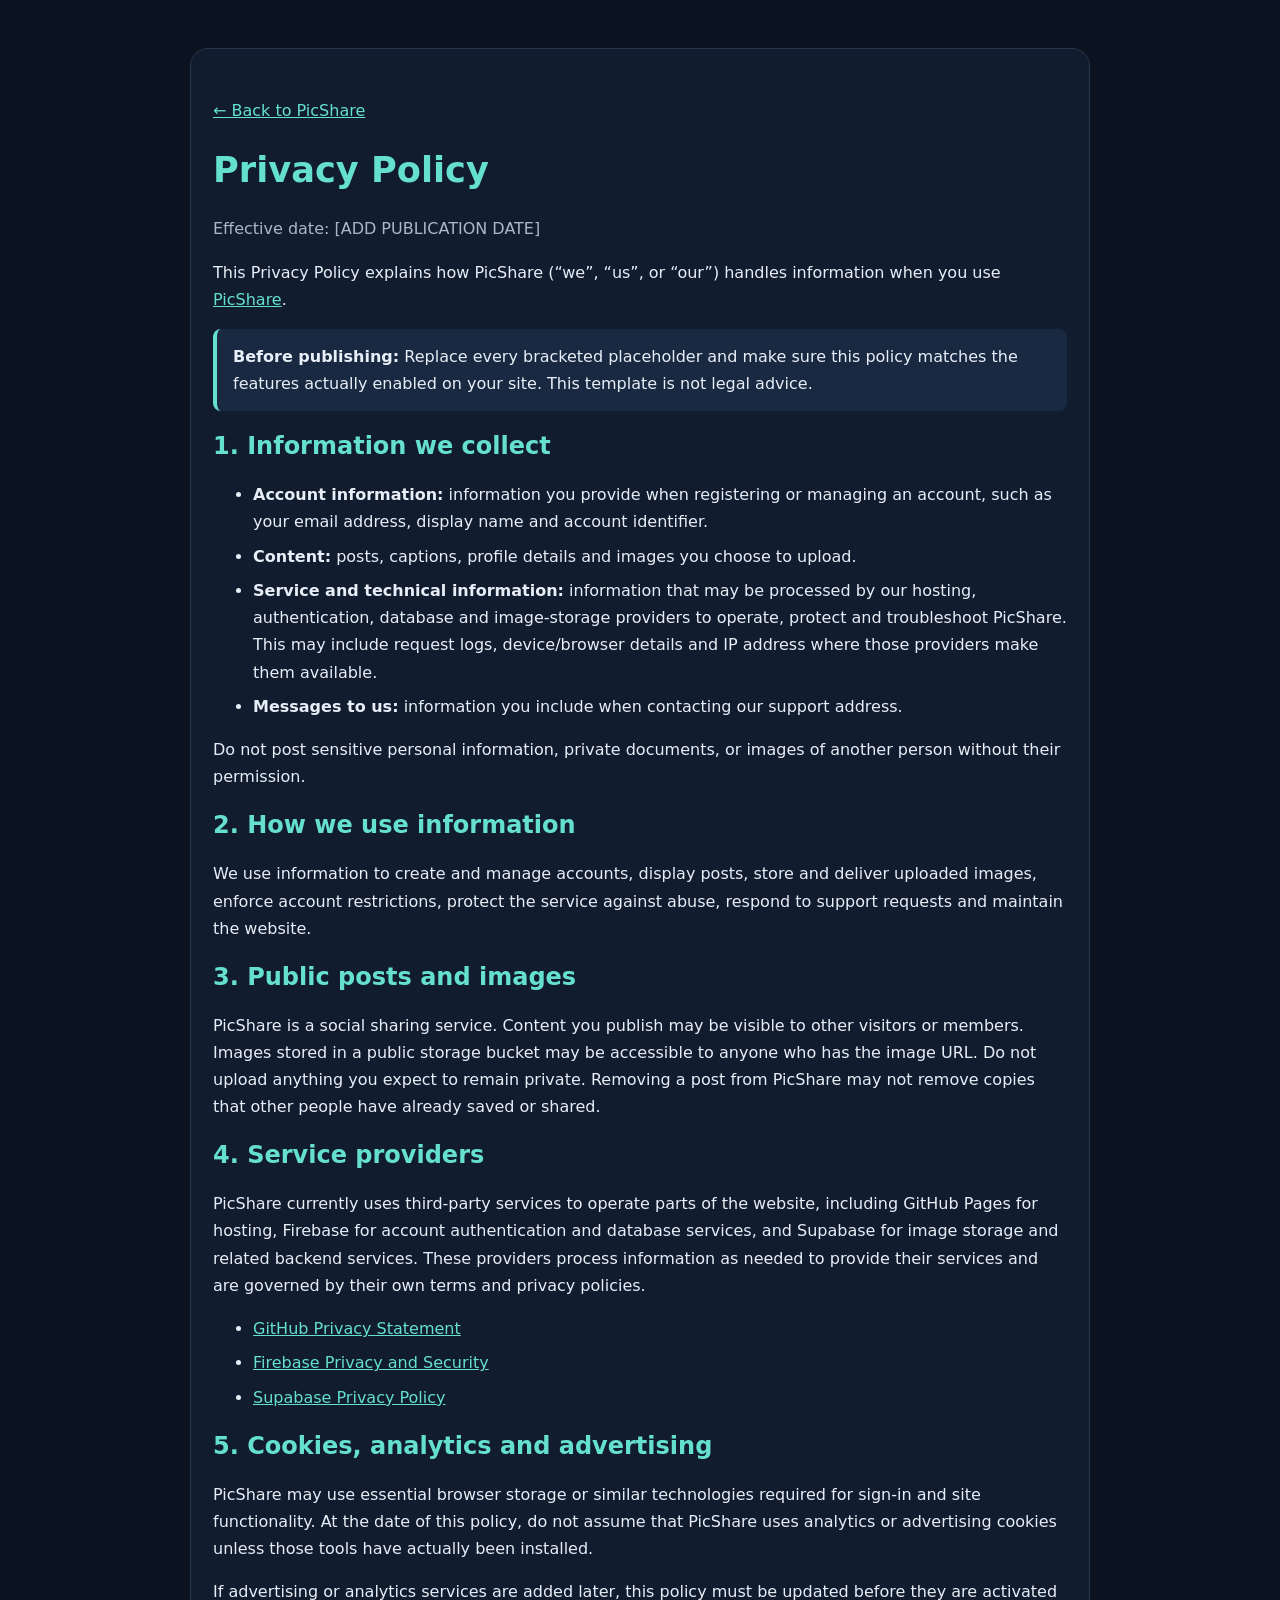
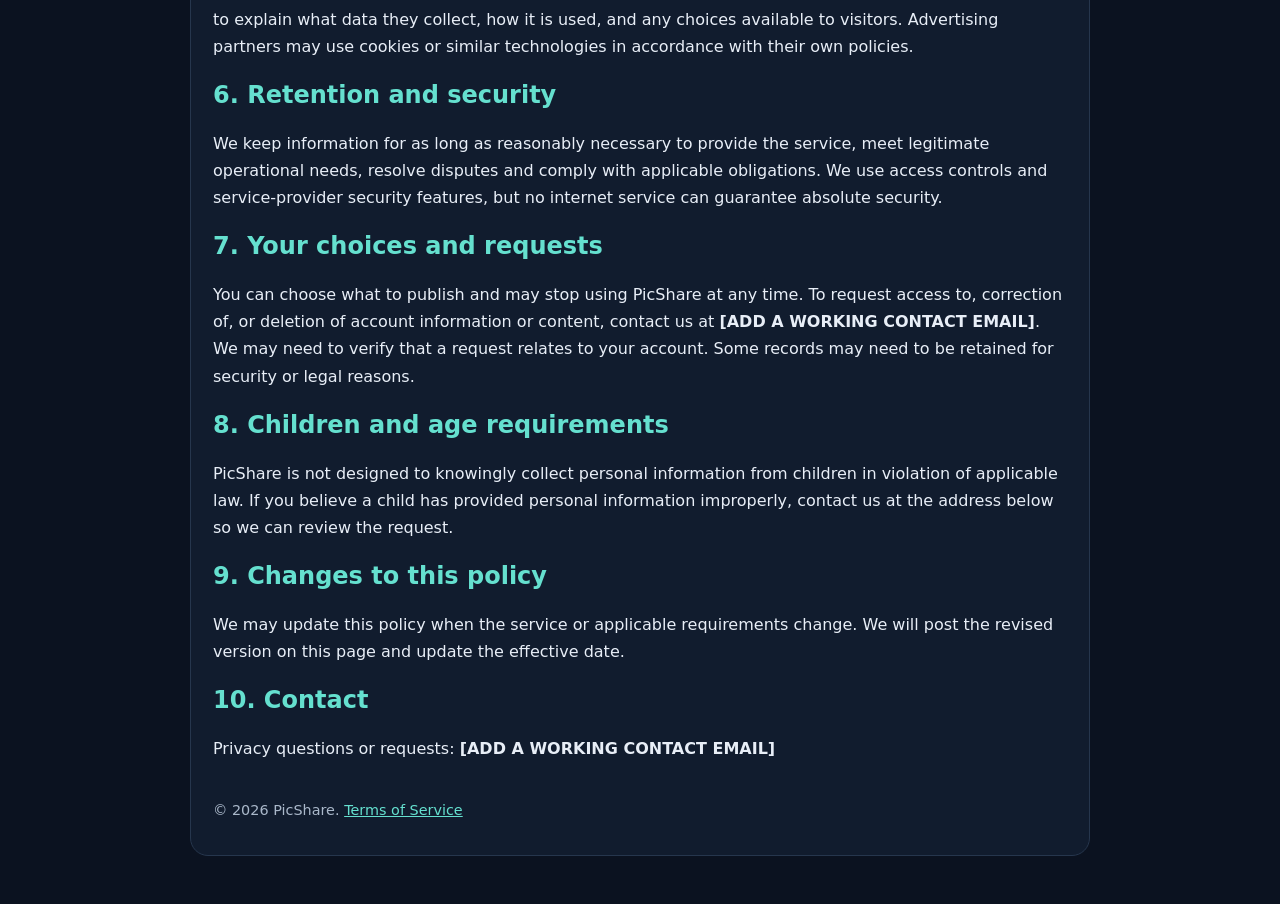
<file: privacy.html>
<!doctype html>
<html lang="en">
<head>
  <meta charset="utf-8">
  <meta name="viewport" content="width=device-width, initial-scale=1">
  <title>Privacy Policy | PicShare</title>
  <style>
    :root{color-scheme:dark}*{box-sizing:border-box}body{margin:0;background:#0b1220;color:#e8eef7;font:16px/1.7 system-ui,-apple-system,Segoe UI,sans-serif}
    main{max-width:900px;margin:48px auto;padding:32px 22px;background:#111c2e;border:1px solid #26364d;border-radius:18px}
    h1,h2{color:#65e0cf;line-height:1.25}h1{font-size:2.2rem}a{color:#65e0cf}li{margin:.45rem 0}.note{padding:14px 16px;background:#192941;border-left:4px solid #65e0cf;border-radius:8px}
    .muted{color:#aab8ca}footer{margin-top:36px;color:#aab8ca;font-size:.9rem}
  </style>
</head>
<body><main>
  <p><a href="index.html">← Back to PicShare</a></p>
  <h1>Privacy Policy</h1>
  <p class="muted">Effective date: [ADD PUBLICATION DATE]</p>
  <p>This Privacy Policy explains how PicShare (“we”, “us”, or “our”) handles information when you use <a href="https://balthazar-cyber.github.io/picshare-website/">PicShare</a>.</p>
  <div class="note"><strong>Before publishing:</strong> Replace every bracketed placeholder and make sure this policy matches the features actually enabled on your site. This template is not legal advice.</div>

  <h2>1. Information we collect</h2>
  <ul>
    <li><strong>Account information:</strong> information you provide when registering or managing an account, such as your email address, display name and account identifier.</li>
    <li><strong>Content:</strong> posts, captions, profile details and images you choose to upload.</li>
    <li><strong>Service and technical information:</strong> information that may be processed by our hosting, authentication, database and image-storage providers to operate, protect and troubleshoot PicShare. This may include request logs, device/browser details and IP address where those providers make them available.</li>
    <li><strong>Messages to us:</strong> information you include when contacting our support address.</li>
  </ul>
  <p>Do not post sensitive personal information, private documents, or images of another person without their permission.</p>

  <h2>2. How we use information</h2>
  <p>We use information to create and manage accounts, display posts, store and deliver uploaded images, enforce account restrictions, protect the service against abuse, respond to support requests and maintain the website.</p>

  <h2>3. Public posts and images</h2>
  <p>PicShare is a social sharing service. Content you publish may be visible to other visitors or members. Images stored in a public storage bucket may be accessible to anyone who has the image URL. Do not upload anything you expect to remain private. Removing a post from PicShare may not remove copies that other people have already saved or shared.</p>

  <h2>4. Service providers</h2>
  <p>PicShare currently uses third-party services to operate parts of the website, including GitHub Pages for hosting, Firebase for account authentication and database services, and Supabase for image storage and related backend services. These providers process information as needed to provide their services and are governed by their own terms and privacy policies.</p>
  <ul>
    <li><a href="https://docs.github.com/en/site-policy/privacy-policies/github-privacy-statement">GitHub Privacy Statement</a></li>
    <li><a href="https://firebase.google.com/support/privacy">Firebase Privacy and Security</a></li>
    <li><a href="https://supabase.com/privacy">Supabase Privacy Policy</a></li>
  </ul>

  <h2>5. Cookies, analytics and advertising</h2>
  <p>PicShare may use essential browser storage or similar technologies required for sign-in and site functionality. At the date of this policy, do not assume that PicShare uses analytics or advertising cookies unless those tools have actually been installed.</p>
  <p>If advertising or analytics services are added later, this policy must be updated before they are activated to explain what data they collect, how it is used, and any choices available to visitors. Advertising partners may use cookies or similar technologies in accordance with their own policies.</p>

  <h2>6. Retention and security</h2>
  <p>We keep information for as long as reasonably necessary to provide the service, meet legitimate operational needs, resolve disputes and comply with applicable obligations. We use access controls and service-provider security features, but no internet service can guarantee absolute security.</p>

  <h2>7. Your choices and requests</h2>
  <p>You can choose what to publish and may stop using PicShare at any time. To request access to, correction of, or deletion of account information or content, contact us at <strong>[ADD A WORKING CONTACT EMAIL]</strong>. We may need to verify that a request relates to your account. Some records may need to be retained for security or legal reasons.</p>

  <h2>8. Children and age requirements</h2>
  <p>PicShare is not designed to knowingly collect personal information from children in violation of applicable law. If you believe a child has provided personal information improperly, contact us at the address below so we can review the request.</p>

  <h2>9. Changes to this policy</h2>
  <p>We may update this policy when the service or applicable requirements change. We will post the revised version on this page and update the effective date.</p>

  <h2>10. Contact</h2>
  <p>Privacy questions or requests: <strong>[ADD A WORKING CONTACT EMAIL]</strong></p>
  <footer>© <span id="year"></span> PicShare. <a href="terms.html">Terms of Service</a></footer>
</main><script>document.getElementById('year').textContent=new Date().getFullYear()</script></body></html>
</file>
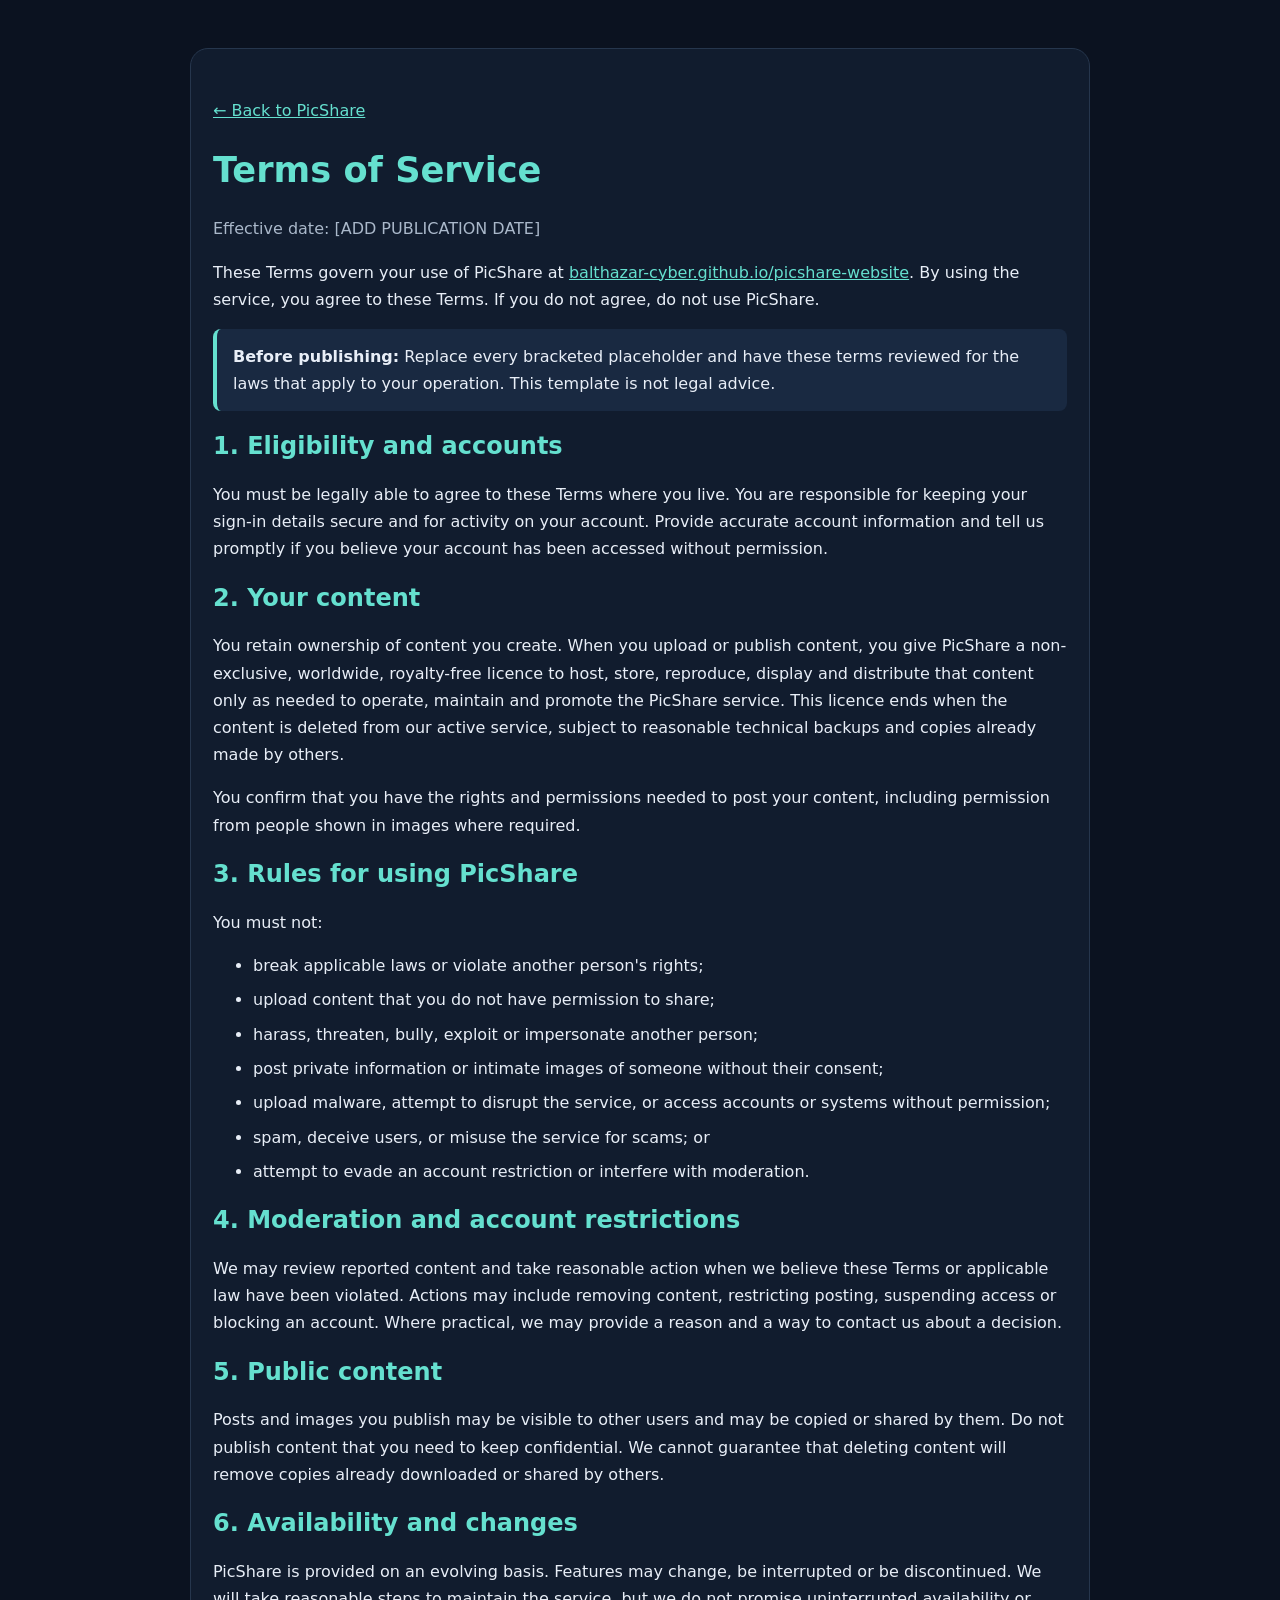
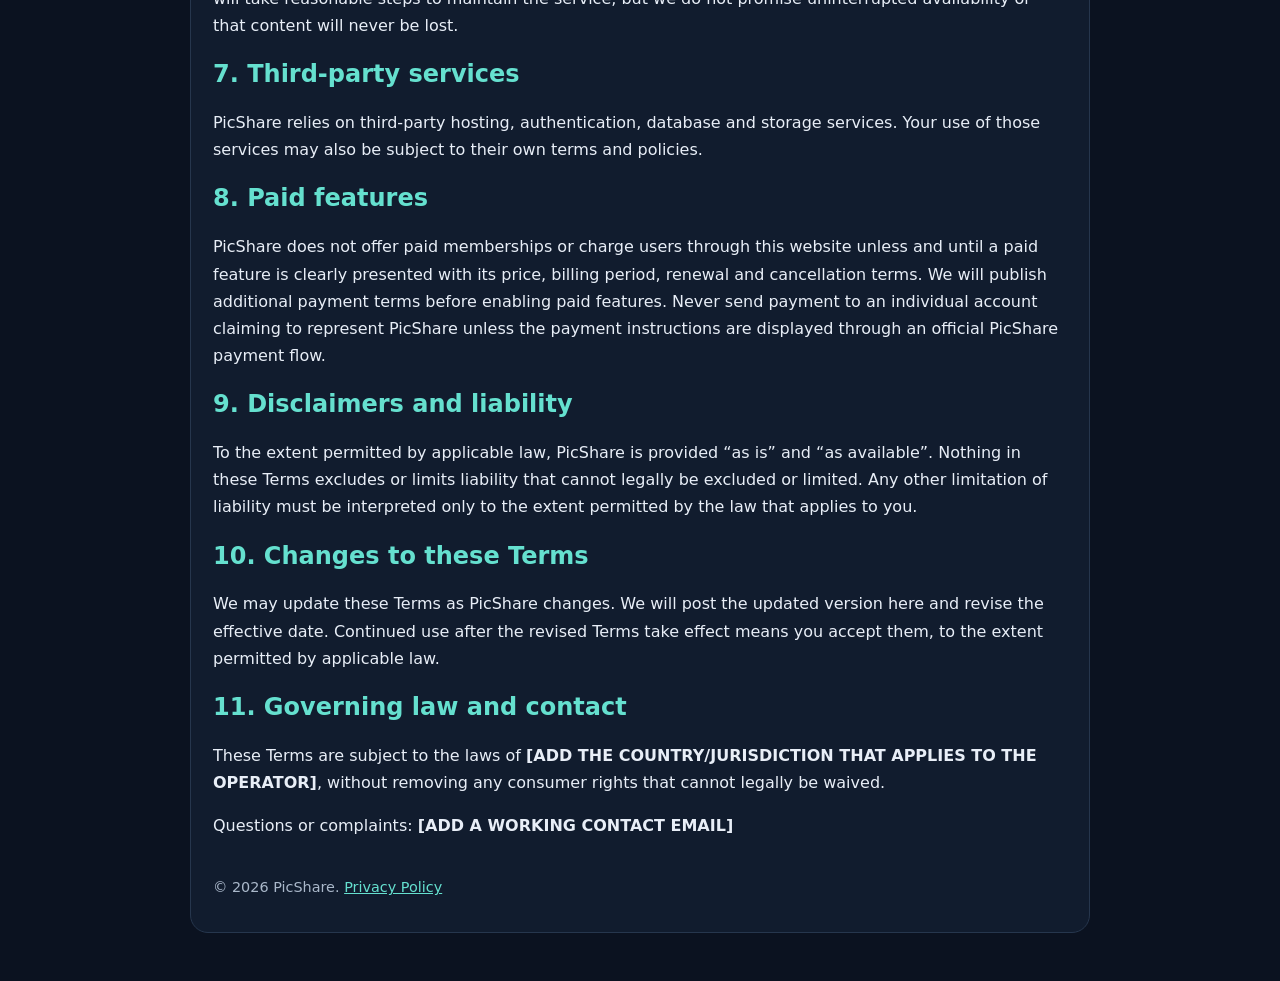
<file: terms.html>
<!doctype html>
<html lang="en">
<head>
  <meta charset="utf-8">
  <meta name="viewport" content="width=device-width, initial-scale=1">
  <title>Terms of Service | PicShare</title>
  <style>
    :root{color-scheme:dark}*{box-sizing:border-box}body{margin:0;background:#0b1220;color:#e8eef7;font:16px/1.7 system-ui,-apple-system,Segoe UI,sans-serif}
    main{max-width:900px;margin:48px auto;padding:32px 22px;background:#111c2e;border:1px solid #26364d;border-radius:18px}
    h1,h2{color:#65e0cf;line-height:1.25}h1{font-size:2.2rem}a{color:#65e0cf}li{margin:.45rem 0}.note{padding:14px 16px;background:#192941;border-left:4px solid #65e0cf;border-radius:8px}
    .muted{color:#aab8ca}footer{margin-top:36px;color:#aab8ca;font-size:.9rem}
  </style>
</head>
<body><main>
  <p><a href="index.html">← Back to PicShare</a></p>
  <h1>Terms of Service</h1>
  <p class="muted">Effective date: [ADD PUBLICATION DATE]</p>
  <p>These Terms govern your use of PicShare at <a href="https://balthazar-cyber.github.io/picshare-website/">balthazar-cyber.github.io/picshare-website</a>. By using the service, you agree to these Terms. If you do not agree, do not use PicShare.</p>
  <div class="note"><strong>Before publishing:</strong> Replace every bracketed placeholder and have these terms reviewed for the laws that apply to your operation. This template is not legal advice.</div>

  <h2>1. Eligibility and accounts</h2>
  <p>You must be legally able to agree to these Terms where you live. You are responsible for keeping your sign-in details secure and for activity on your account. Provide accurate account information and tell us promptly if you believe your account has been accessed without permission.</p>

  <h2>2. Your content</h2>
  <p>You retain ownership of content you create. When you upload or publish content, you give PicShare a non-exclusive, worldwide, royalty-free licence to host, store, reproduce, display and distribute that content only as needed to operate, maintain and promote the PicShare service. This licence ends when the content is deleted from our active service, subject to reasonable technical backups and copies already made by others.</p>
  <p>You confirm that you have the rights and permissions needed to post your content, including permission from people shown in images where required.</p>

  <h2>3. Rules for using PicShare</h2>
  <p>You must not:</p>
  <ul>
    <li>break applicable laws or violate another person's rights;</li>
    <li>upload content that you do not have permission to share;</li>
    <li>harass, threaten, bully, exploit or impersonate another person;</li>
    <li>post private information or intimate images of someone without their consent;</li>
    <li>upload malware, attempt to disrupt the service, or access accounts or systems without permission;</li>
    <li>spam, deceive users, or misuse the service for scams; or</li>
    <li>attempt to evade an account restriction or interfere with moderation.</li>
  </ul>

  <h2>4. Moderation and account restrictions</h2>
  <p>We may review reported content and take reasonable action when we believe these Terms or applicable law have been violated. Actions may include removing content, restricting posting, suspending access or blocking an account. Where practical, we may provide a reason and a way to contact us about a decision.</p>

  <h2>5. Public content</h2>
  <p>Posts and images you publish may be visible to other users and may be copied or shared by them. Do not publish content that you need to keep confidential. We cannot guarantee that deleting content will remove copies already downloaded or shared by others.</p>

  <h2>6. Availability and changes</h2>
  <p>PicShare is provided on an evolving basis. Features may change, be interrupted or be discontinued. We will take reasonable steps to maintain the service, but we do not promise uninterrupted availability or that content will never be lost.</p>

  <h2>7. Third-party services</h2>
  <p>PicShare relies on third-party hosting, authentication, database and storage services. Your use of those services may also be subject to their own terms and policies.</p>

  <h2>8. Paid features</h2>
  <p>PicShare does not offer paid memberships or charge users through this website unless and until a paid feature is clearly presented with its price, billing period, renewal and cancellation terms. We will publish additional payment terms before enabling paid features. Never send payment to an individual account claiming to represent PicShare unless the payment instructions are displayed through an official PicShare payment flow.</p>

  <h2>9. Disclaimers and liability</h2>
  <p>To the extent permitted by applicable law, PicShare is provided “as is” and “as available”. Nothing in these Terms excludes or limits liability that cannot legally be excluded or limited. Any other limitation of liability must be interpreted only to the extent permitted by the law that applies to you.</p>

  <h2>10. Changes to these Terms</h2>
  <p>We may update these Terms as PicShare changes. We will post the updated version here and revise the effective date. Continued use after the revised Terms take effect means you accept them, to the extent permitted by applicable law.</p>

  <h2>11. Governing law and contact</h2>
  <p>These Terms are subject to the laws of <strong>[ADD THE COUNTRY/JURISDICTION THAT APPLIES TO THE OPERATOR]</strong>, without removing any consumer rights that cannot legally be waived.</p>
  <p>Questions or complaints: <strong>[ADD A WORKING CONTACT EMAIL]</strong></p>
  <footer>© <span id="year"></span> PicShare. <a href="privacy.html">Privacy Policy</a></footer>
</main><script>document.getElementById('year').textContent=new Date().getFullYear()</script></body></html>
</file>
